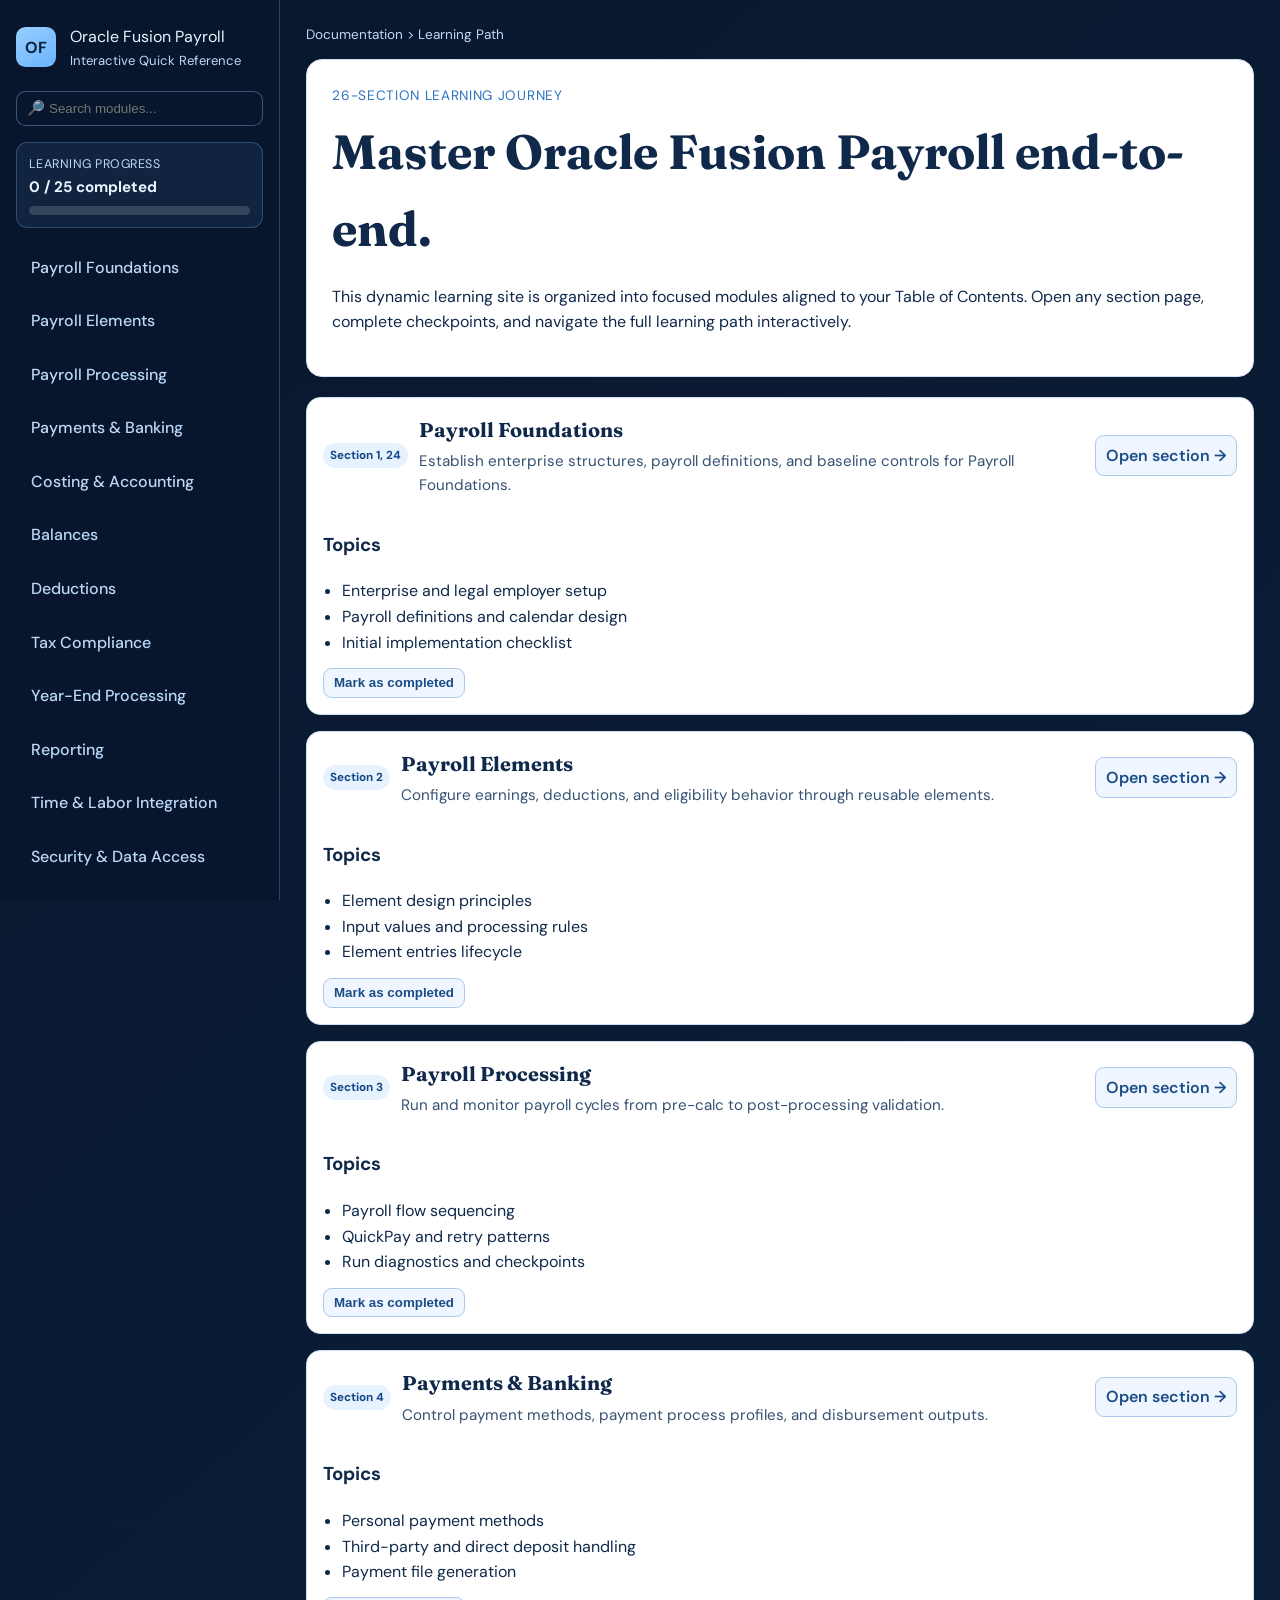
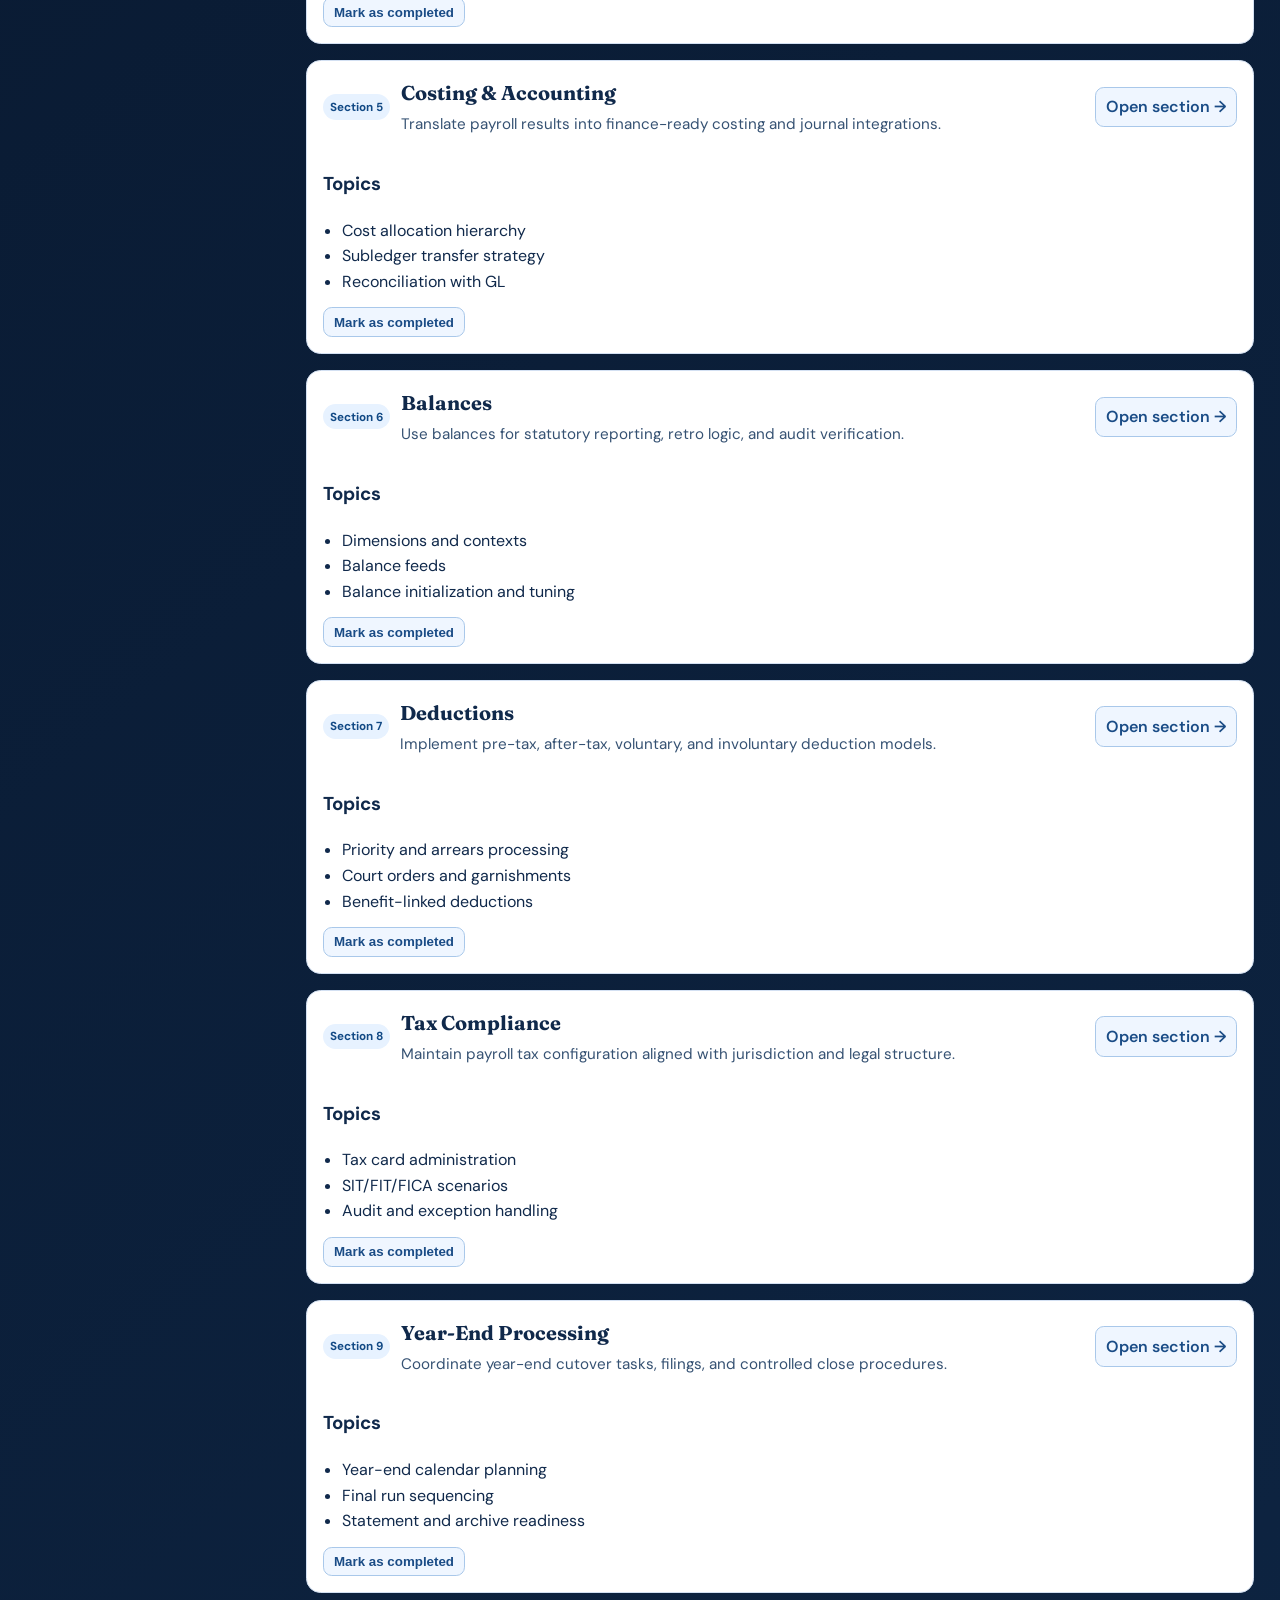
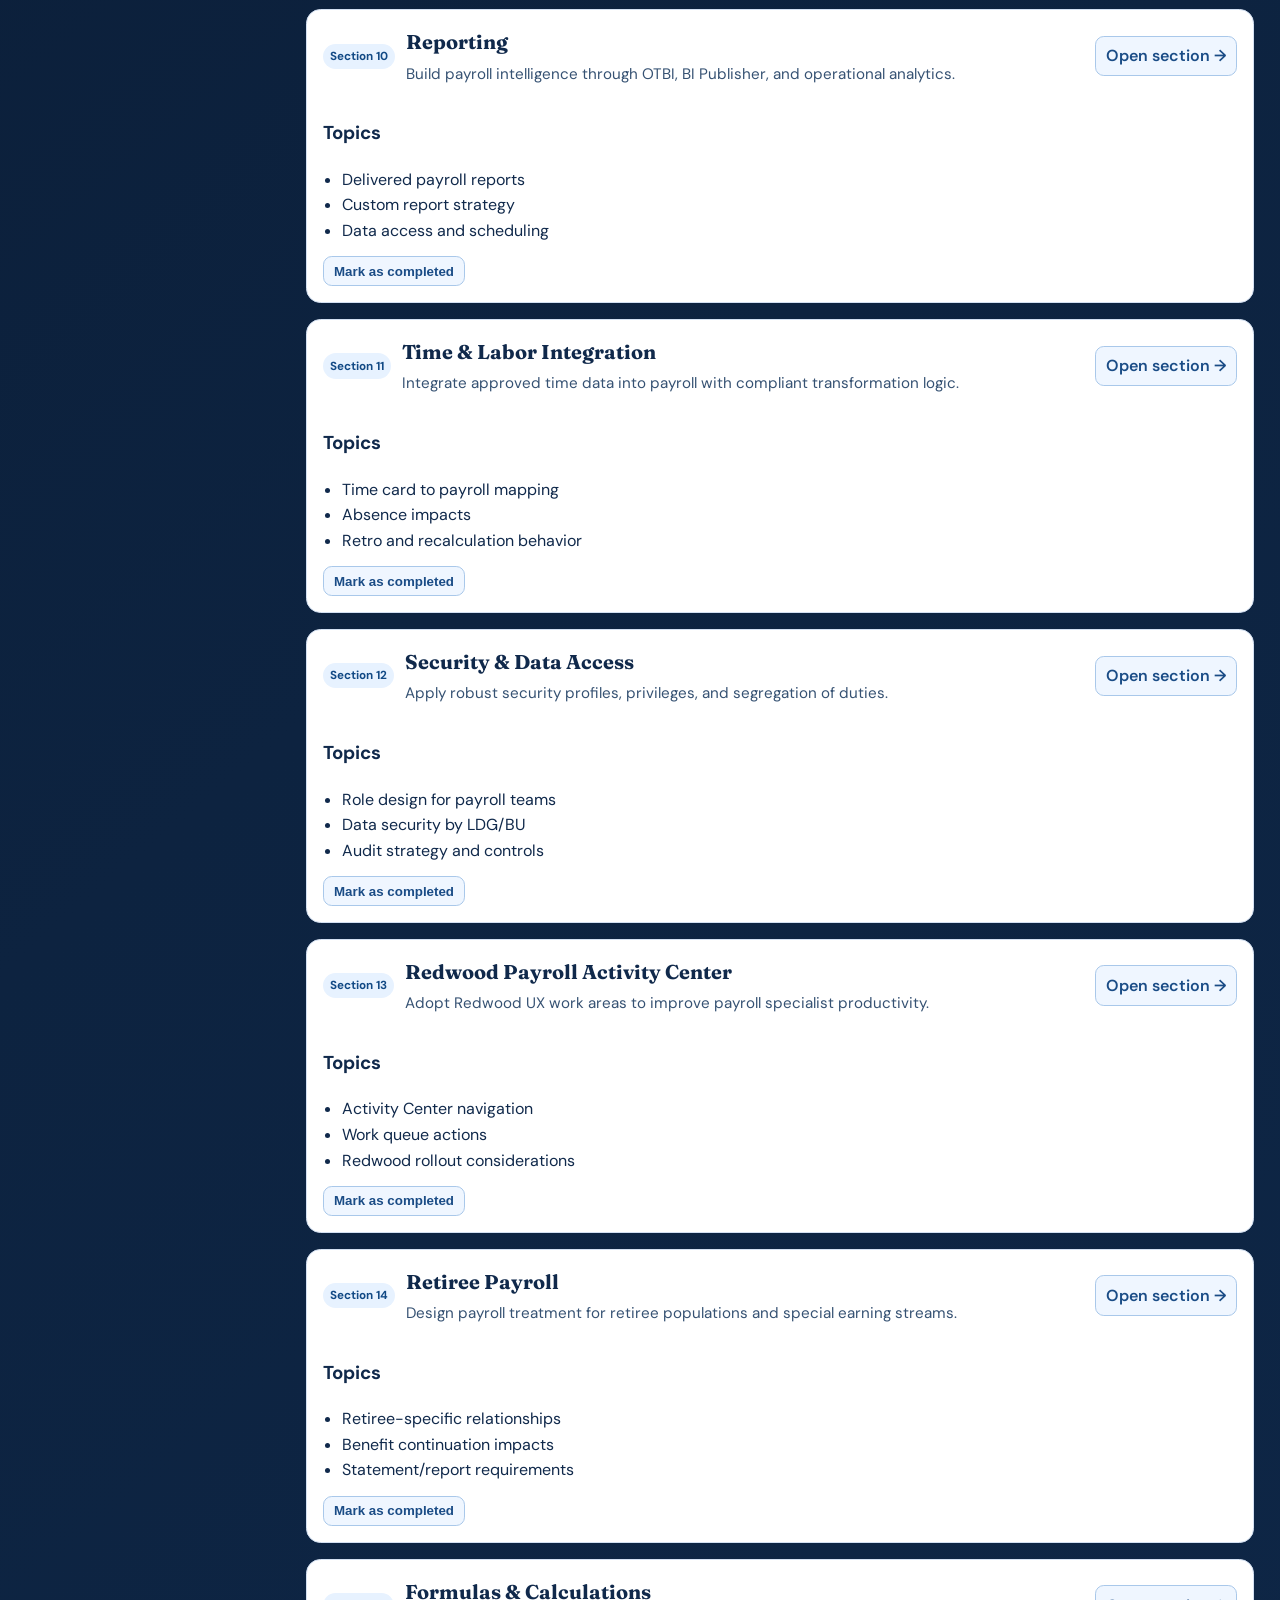
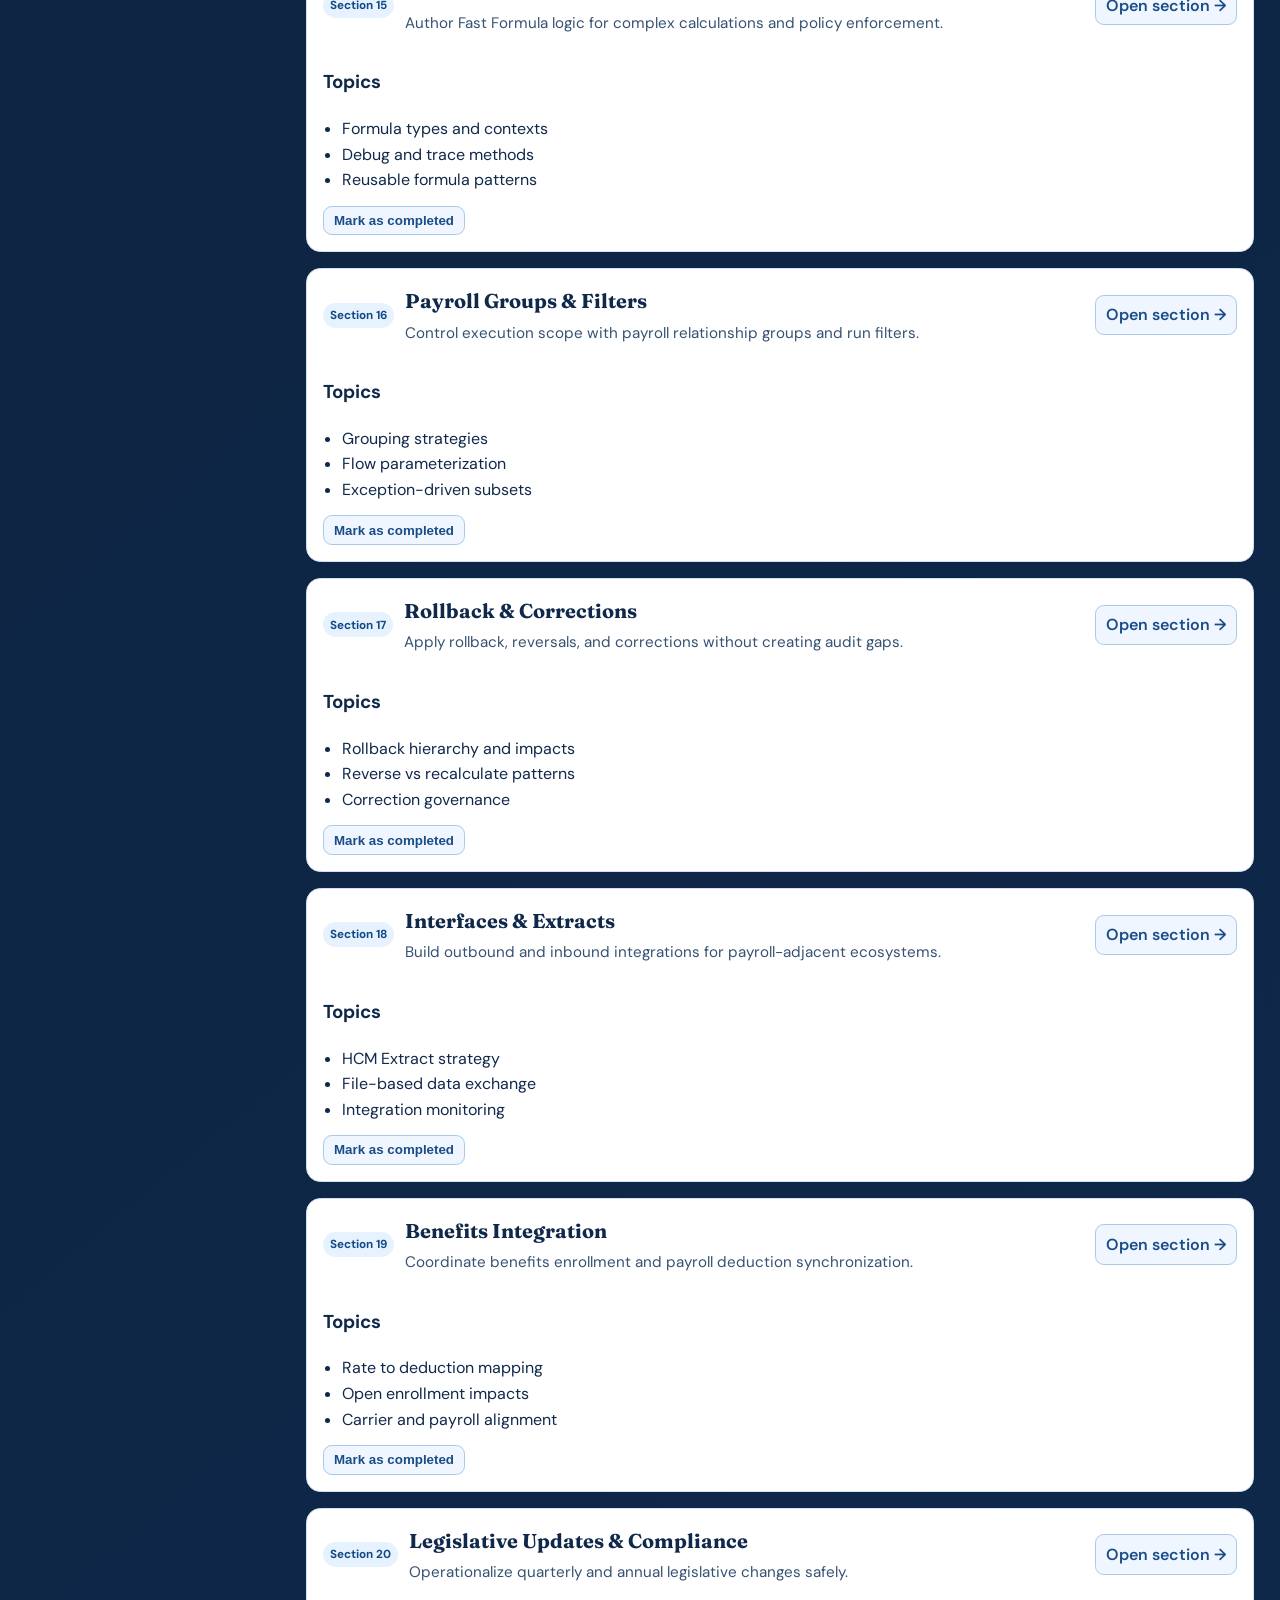
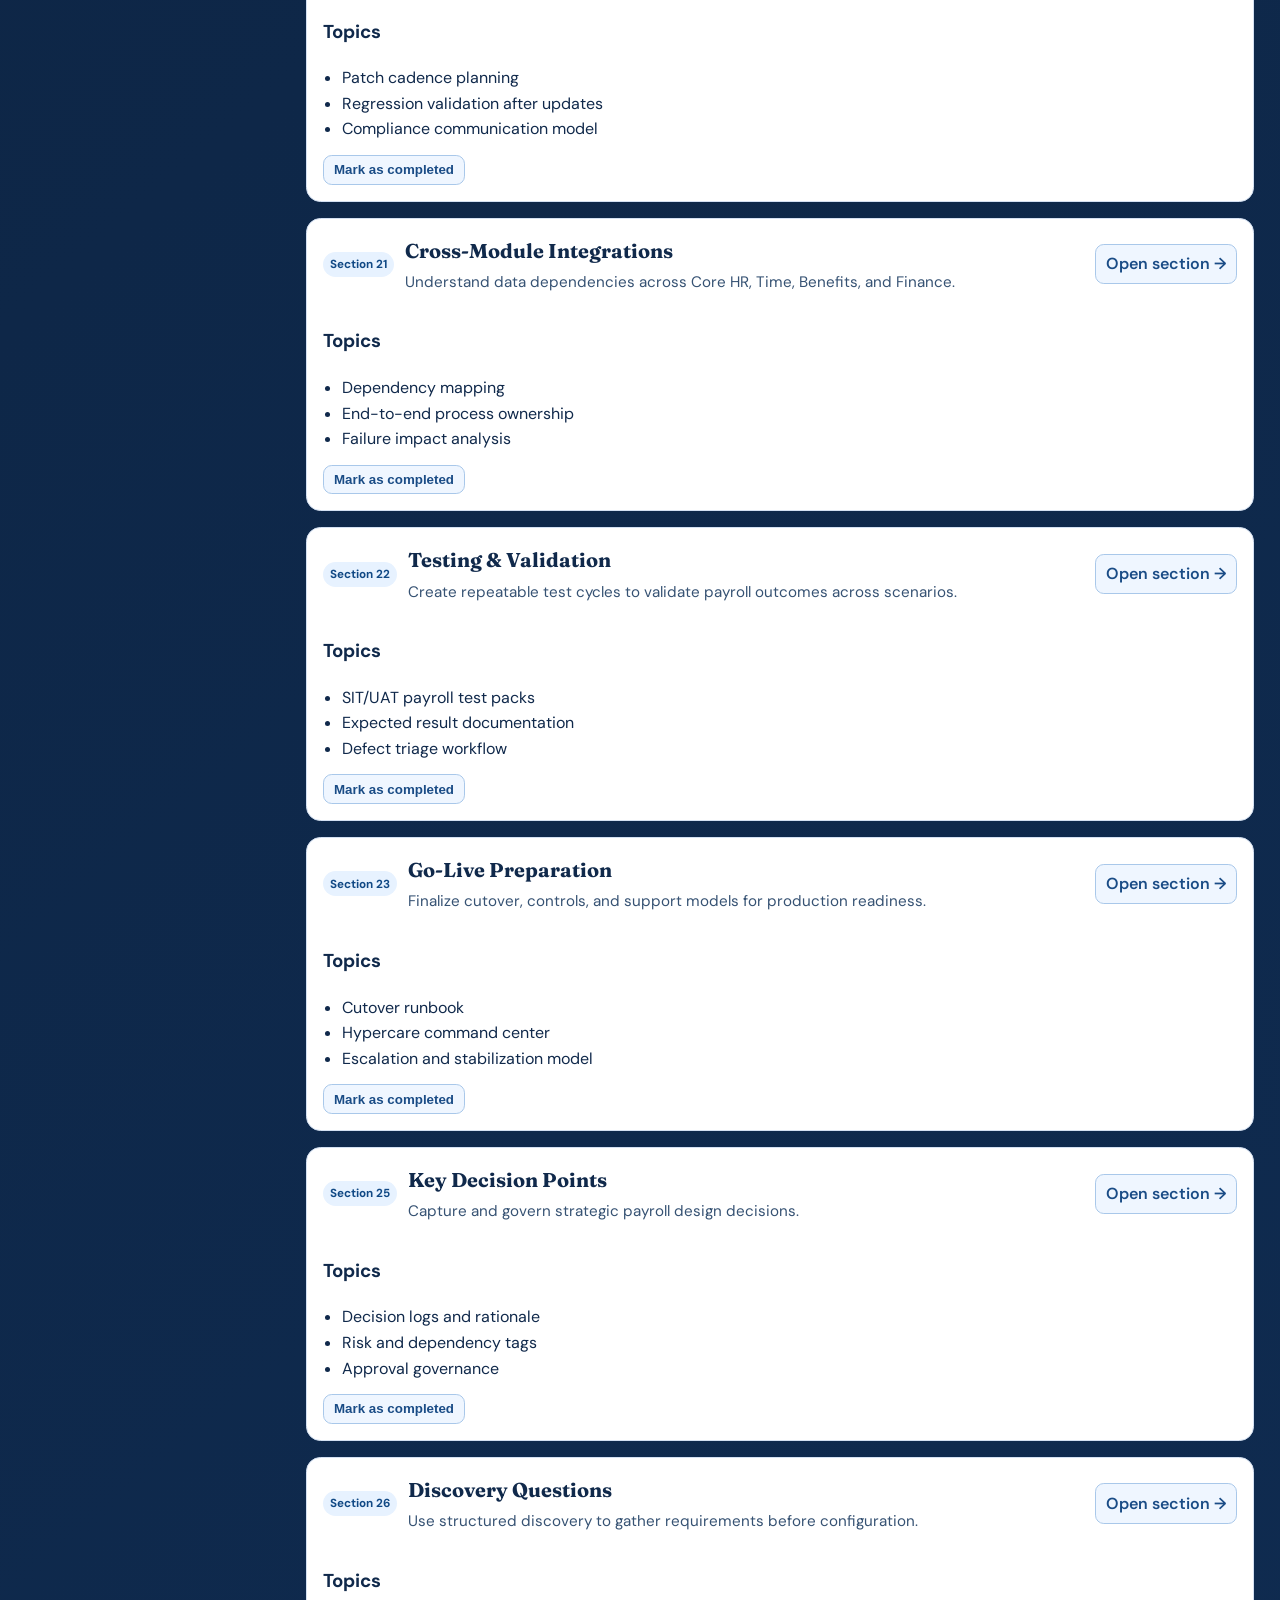
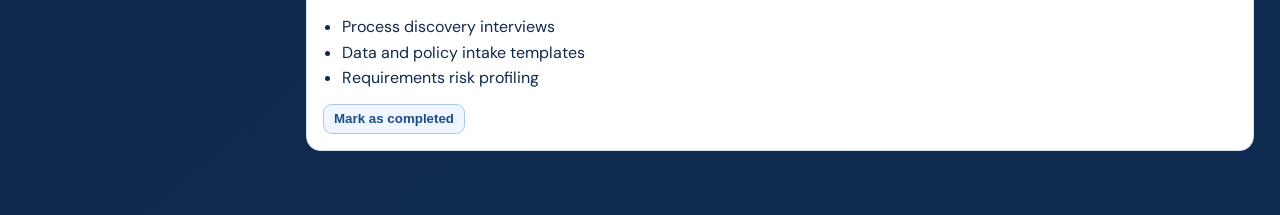
<file: index.html>
<!doctype html>
<html lang="en">
  <head>
    <meta charset="UTF-8" />
    <meta name="viewport" content="width=device-width, initial-scale=1.0" />
    <title>Oracle Fusion Payroll Learning Site</title>
    <link rel="preconnect" href="https://fonts.googleapis.com" />
    <link rel="preconnect" href="https://fonts.gstatic.com" crossorigin />
    <link
      href="https://fonts.googleapis.com/css2?family=DM+Sans:wght@300;400;500;700&family=Fraunces:opsz,wght@9..144,500;9..144,600&display=swap"
      rel="stylesheet"
    />
    <link rel="stylesheet" href="styles.css" />
  </head>
  <body>
    <div class="layout">
      <aside class="sidebar" aria-label="Primary navigation">
        <div class="brand">
          <div class="brand-mark">OF</div>
          <div>
            <p class="brand-name">Oracle Fusion Payroll</p>
            <p class="brand-subtitle">Interactive Quick Reference</p>
          </div>
        </div>

        <div class="sidebar-search">
          <span class="sidebar-search-icon" aria-hidden="true">🔎</span>
          <input type="search" id="docSearch" placeholder="Search modules..." />
        </div>

        <div class="progress-panel" aria-live="polite">
          <p class="progress-label">Learning progress</p>
          <p class="progress-stats"><span id="completedCount">0</span> / <span id="totalCount">0</span> completed</p>
          <div class="progress-track" role="progressbar" aria-valuemin="0" aria-valuemax="100" aria-valuenow="0" id="progressBar" aria-label="Learning completion progress">
            <span id="progressFill"></span>
          </div>
        </div>

        <nav>
          <ul class="nav-list" id="tocNav"></ul>
        </nav>
      </aside>

      <main class="content page-transition-target">
        <p class="breadcrumb" aria-live="polite" id="breadcrumb">Documentation &gt; Learning Path</p>

        <header class="hero" id="overview">
          <p class="kicker">26-Section Learning Journey</p>
          <h1>Master Oracle Fusion Payroll end-to-end.</h1>
          <p>
            This dynamic learning site is organized into focused modules aligned to your Table of Contents.
            Open any section page, complete checkpoints, and navigate the full learning path interactively.
          </p>
        </header>

        <p id="noResults" hidden>No modules matched your search.</p>
        <div id="modulesContainer" class="modules-grid"></div>
      </main>
    </div>

    <script src="data.js"></script>
    <script src="script.js"></script>
  </body>
</html>
</file>
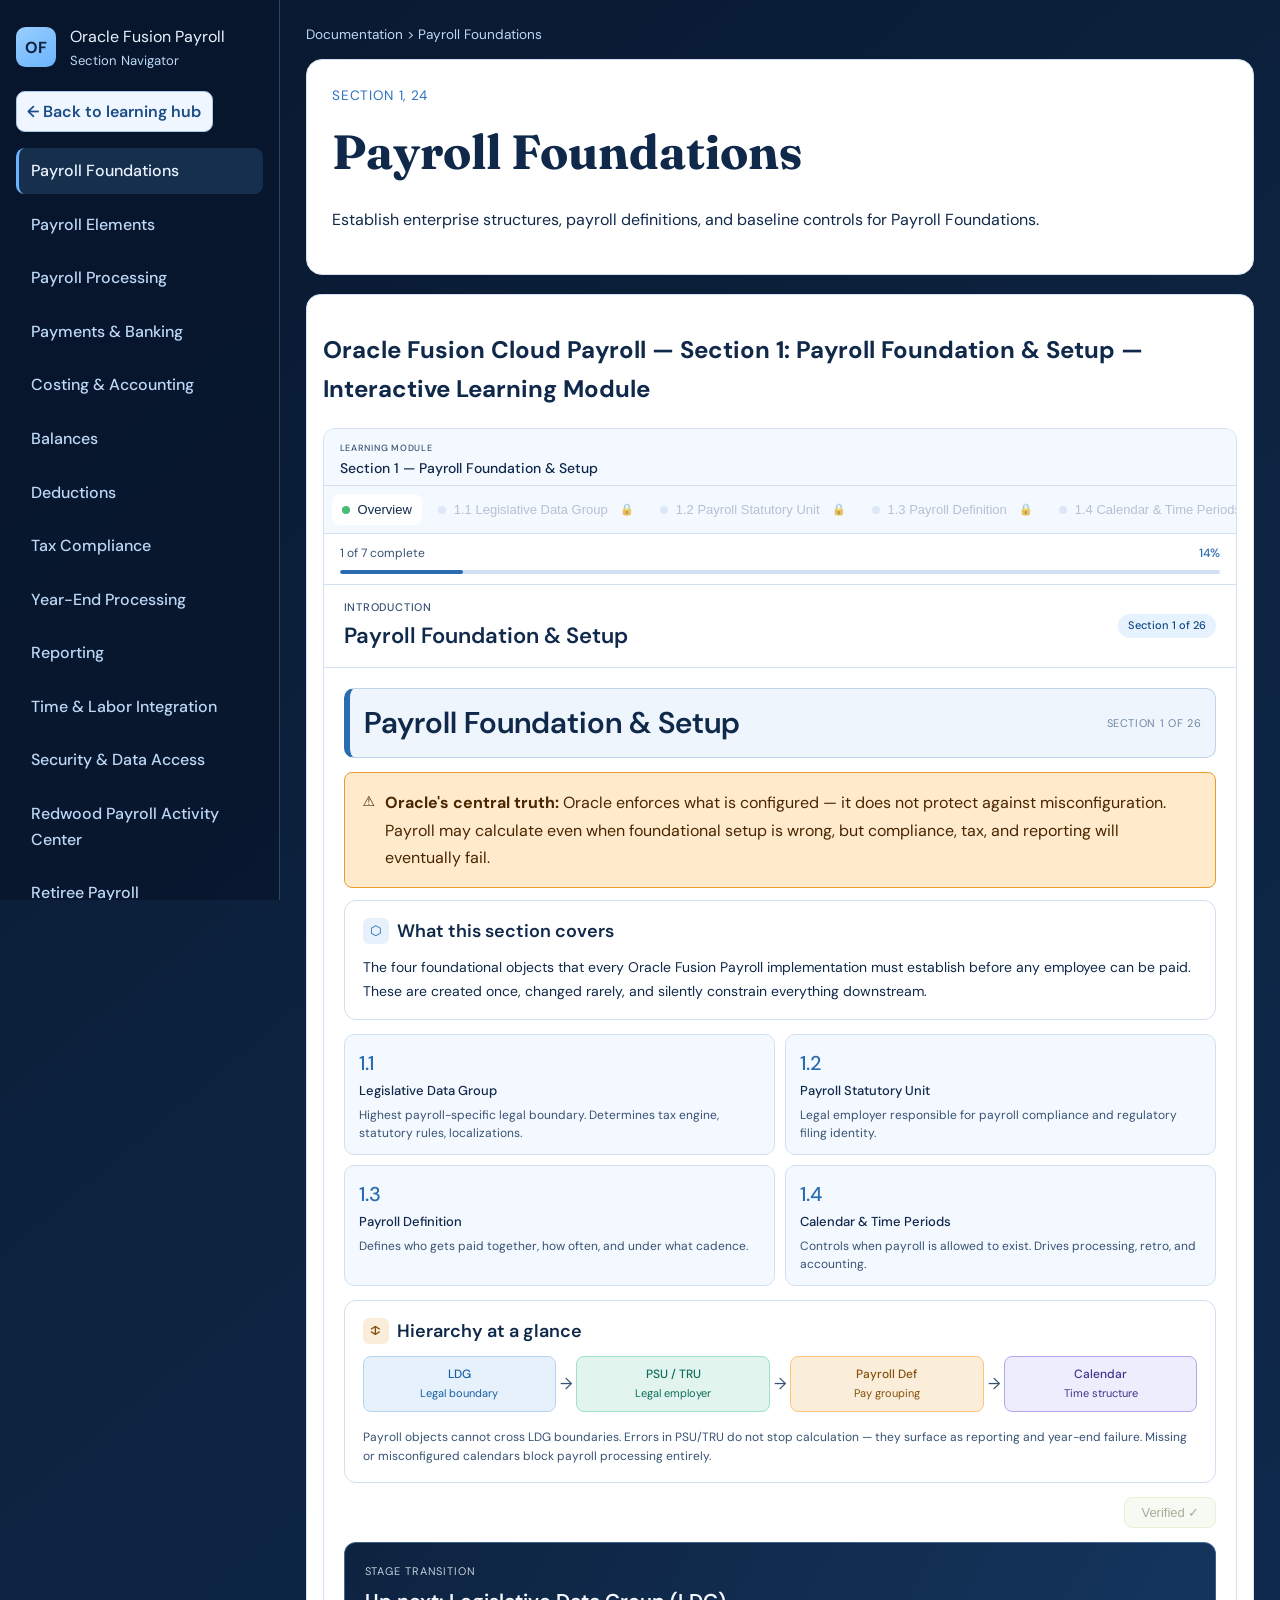
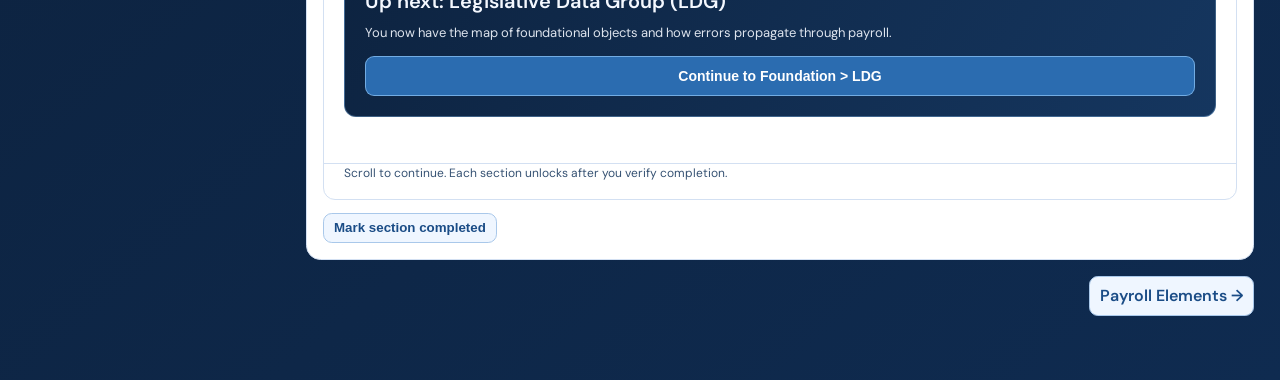
<file: module.html>
<!doctype html>
<html lang="en">
  <head>
    <meta charset="UTF-8" />
    <meta name="viewport" content="width=device-width, initial-scale=1.0" />
    <title>Section Learning Page | Oracle Fusion Payroll</title>
    <link rel="preconnect" href="https://fonts.googleapis.com" />
    <link rel="preconnect" href="https://fonts.gstatic.com" crossorigin />
    <link
      href="https://fonts.googleapis.com/css2?family=DM+Sans:wght@300;400;500;700&family=Fraunces:opsz,wght@9..144,500;9..144,600&display=swap"
      rel="stylesheet"
    />
    <link rel="stylesheet" href="styles.css" />
  </head>
  <body>
    <div class="layout">
      <aside class="sidebar" aria-label="Section navigation">
        <div class="brand">
          <div class="brand-mark">OF</div>
          <div>
            <p class="brand-name">Oracle Fusion Payroll</p>
            <p class="brand-subtitle">Section Navigator</p>
          </div>
        </div>

        <a href="index.html" class="module-btn nav-btn back-home">← Back to learning hub</a>

        <nav>
          <ul class="nav-list" id="sectionNav"></ul>
        </nav>
      </aside>

      <main class="content page-transition-target page-transition-enter">
        <p class="breadcrumb" id="breadcrumb">Documentation &gt; Section Page</p>

        <header class="hero">
          <p class="kicker" id="sectionKicker">Section</p>
          <h1 id="sectionTitle">Loading...</h1>
          <p id="sectionSummary"></p>
        </header>

        <section class="module-card standalone-module">
          <div class="module-content section-content" id="sectionContent"></div>
        </section>

        <div class="section-pager" id="sectionPager"></div>
      </main>
    </div>

    <script src="data.js"></script>
    <script src="module.js"></script>
  </body>
</html>
</file>
<file: styles.css>
:root {
  --font-body: 'DM Sans', system-ui, -apple-system, sans-serif;
  --font-display: 'Fraunces', 'Times New Roman', serif;
  --navy-950: #08172d;
  --navy-900: #0d2340;
  --navy-800: #15365f;
  --blue-400: #6bb4ff;
  --blue-300: #98ceff;
  --text-primary: #eaf4ff;
  --text-secondary: #bdd8f7;
  --card-bg-light: #ffffff;
  --card-border-light: #d3e0f2;
  --card-text-primary: #10294b;
  --card-text-secondary: #365273;
  --border: rgba(152, 206, 255, 0.25);
}

* {
  box-sizing: border-box;
}

html,
body {
  margin: 0;
  padding: 0;
  background: linear-gradient(140deg, var(--navy-950), var(--navy-900) 45%, #0f2b50 100%);
  color: var(--text-primary);
  font-family: var(--font-body);
  font-weight: 400;
  line-height: 1.6;
  scroll-behavior: smooth;
}

.layout {
  min-height: 100vh;
  display: grid;
  grid-template-columns: 280px minmax(0, 1fr);
}

.sidebar {
  position: sticky;
  top: 0;
  align-self: start;
  height: 100vh;
  padding: 1.5rem 1rem;
  border-right: 1px solid var(--border);
  background-color: rgba(8, 23, 45, 0.82);
  overflow-y: auto;
}

.brand {
  display: flex;
  align-items: center;
  gap: 0.85rem;
  margin-bottom: 1.3rem;
}

.brand-mark {
  width: 2.5rem;
  height: 2.5rem;
  border-radius: 0.6rem;
  background: linear-gradient(145deg, var(--blue-300), var(--blue-400));
  color: var(--navy-900);
  font-weight: 700;
  display: grid;
  place-items: center;
}

.brand-name,
.brand-subtitle {
  margin: 0;
}

.brand-subtitle {
  color: var(--text-secondary);
  font-size: 0.82rem;
}

.sidebar-search {
  position: relative;
  margin-bottom: 1rem;
}

.sidebar-search-icon {
  position: absolute;
  left: 0.68rem;
  top: 50%;
  transform: translateY(-50%);
  font-size: 0.9rem;
  opacity: 0.85;
}

#docSearch {
  width: 100%;
  border: 1px solid rgba(152, 206, 255, 0.35);
  background: rgba(8, 23, 45, 0.75);
  color: var(--text-primary);
  border-radius: 0.6rem;
  padding: 0.55rem 0.75rem 0.55rem 2rem;
}

.progress-panel {
  margin-bottom: 1rem;
  padding: 0.75rem;
  border: 1px solid rgba(152, 206, 255, 0.24);
  border-radius: 0.7rem;
  background: rgba(107, 180, 255, 0.09);
}

.progress-label,
.progress-stats {
  margin: 0;
}

.progress-label {
  font-size: 0.78rem;
  text-transform: uppercase;
  letter-spacing: 0.04em;
  color: var(--text-secondary);
}

.progress-stats {
  font-size: 0.95rem;
  font-weight: 700;
}

.progress-track {
  margin-top: 0.45rem;
  height: 0.55rem;
  border-radius: 999px;
  background: rgba(255, 255, 255, 0.15);
  overflow: hidden;
}

#progressFill {
  display: block;
  height: 100%;
  width: 0;
  background: linear-gradient(90deg, var(--blue-300), var(--blue-400));
  transition: width 0.25s ease;
}

.nav-list {
  list-style: none;
  margin: 0;
  padding: 0;
  display: grid;
  gap: 0.45rem;
}

.nav-link {
  display: block;
  padding: 0.65rem 0.75rem;
  border-radius: 0.55rem;
  border-left: 3px solid transparent;
  color: var(--text-secondary);
  text-decoration: none;
  transition: all 0.2s ease;
  font-size: 1rem;
  font-weight: 500;
}

.nav-link:hover,
.nav-link.active {
  color: var(--text-primary);
  background: rgba(107, 180, 255, 0.16);
}

.nav-link.active {
  border-left-color: var(--blue-400);
}

.content {
  padding: 1.5rem clamp(0.75rem, 2vw, 1.75rem) 4rem;
  max-width: none;
  width: 100%;
}

.page-transition-target {
  opacity: 1;
  transition: opacity 0.24s ease;
}

.page-transition-enter {
  opacity: 0;
}

.page-transition-enter.page-transition-enter-active {
  opacity: 1;
}

body.is-transitioning .page-transition-target {
  opacity: 0;
}

.breadcrumb {
  margin: 0 0 0.8rem;
  font-size: 0.85rem;
  color: var(--text-secondary);
}

.hero {
  padding: clamp(1rem, 2vw, 1.8rem);
  border: 1px solid var(--card-border-light);
  background: var(--card-bg-light);
  color: var(--card-text-primary);
  border-radius: 1rem;
  margin-bottom: 1.2rem;
}

h1,
.module-title {
  font-family: var(--font-display);
}

.kicker {
  margin: 0;
  color: #2d73bd;
  font-size: 0.85rem;
  letter-spacing: 0.05em;
  text-transform: uppercase;
}

.hero h1 {
  margin: 0.45rem 0 0.5rem;
  font-size: clamp(2rem, 4vw, 3rem);
  font-weight: 700;
}

.modules-grid {
  display: grid;
  gap: 1rem;
}

.module-card {
  background: var(--card-bg-light);
  border: 1px solid var(--card-border-light);
  border-radius: 0.9rem;
  overflow: hidden;
}

.module-header {
  width: 100%;
  border: 0;
  background: transparent;
  color: inherit;
  text-align: left;
  cursor: pointer;
  padding: 1rem 1rem 0.85rem;
  display: grid;
  grid-template-columns: auto 1fr auto;
  gap: 0.7rem;
  align-items: center;
}

.module-header:hover {
  background: #f3f8ff;
}

.home-module-header {
  cursor: default;
}


.module-chip {
  display: inline-block;
  padding: 0.2rem 0.45rem;
  border-radius: 999px;
  background: #e7f2ff;
  color: #114985;
  font-size: 0.73rem;
  font-weight: 700;
}

.module-title {
  margin: 0;
  font-size: 1.25rem;
  color: var(--card-text-primary);
}

.module-summary {
  margin: 0.2rem 0 0;
  color: var(--card-text-secondary);
  font-size: 0.95rem;
}

.module-caret {
  color: #3f6691;
  font-weight: 700;
}

.module-content {
  padding: 0 1rem 1rem;
  color: var(--card-text-primary);
}

.module-content[hidden] {
  display: none;
}

.module-list,
.module-objectives {
  margin: 0.4rem 0;
  padding-left: 1.2rem;
}

.module-actions {
  margin-top: 0.8rem;
  display: flex;
  gap: 0.6rem;
  flex-wrap: wrap;
}

.module-btn {
  border: 1px solid #a9c8ea;
  border-radius: 0.55rem;
  padding: 0.4rem 0.65rem;
  background: #eff6ff;
  color: #1a4c86;
  font-weight: 600;
  cursor: pointer;
}

.module-btn.is-complete {
  background: #dff6e6;
  border-color: #91d2a4;
  color: #126535;
}

#noResults {
  margin: 0.7rem 0 0.9rem;
  color: #ffdddd;
  font-weight: 700;
}

@media (max-width: 980px) {
  .layout {
    grid-template-columns: 1fr;
  }

  .sidebar {
    position: static;
    height: auto;
  }
}

.nav-btn {
  text-decoration: none;
  display: inline-flex;
  align-items: center;
}

.back-home {
  margin-bottom: 1rem;
}

.section-content {
  padding-top: 1rem;
}

.section-pager {
  margin-top: 1rem;
  display: flex;
  justify-content: space-between;
  gap: 0.75rem;
}

.standalone-module {
  overflow: visible;
}


.foundation-module-inline {
  color: var(--card-text-primary);
}

.module-loading,
.module-error {
  margin: 0;
  padding: 0.9rem 1rem;
  border-radius: 0.6rem;
  border: 1px solid #d3e0f2;
  background: #f4f8ff;
  color: var(--card-text-primary);
}

.module-error p {
  margin: 0.4rem 0 0;
}

.objective-checkbox {
  margin-right: 0.5rem;
}

@media (prefers-reduced-motion: reduce) {
  .page-transition-target {
    transition: none;
  }
}
</file>
